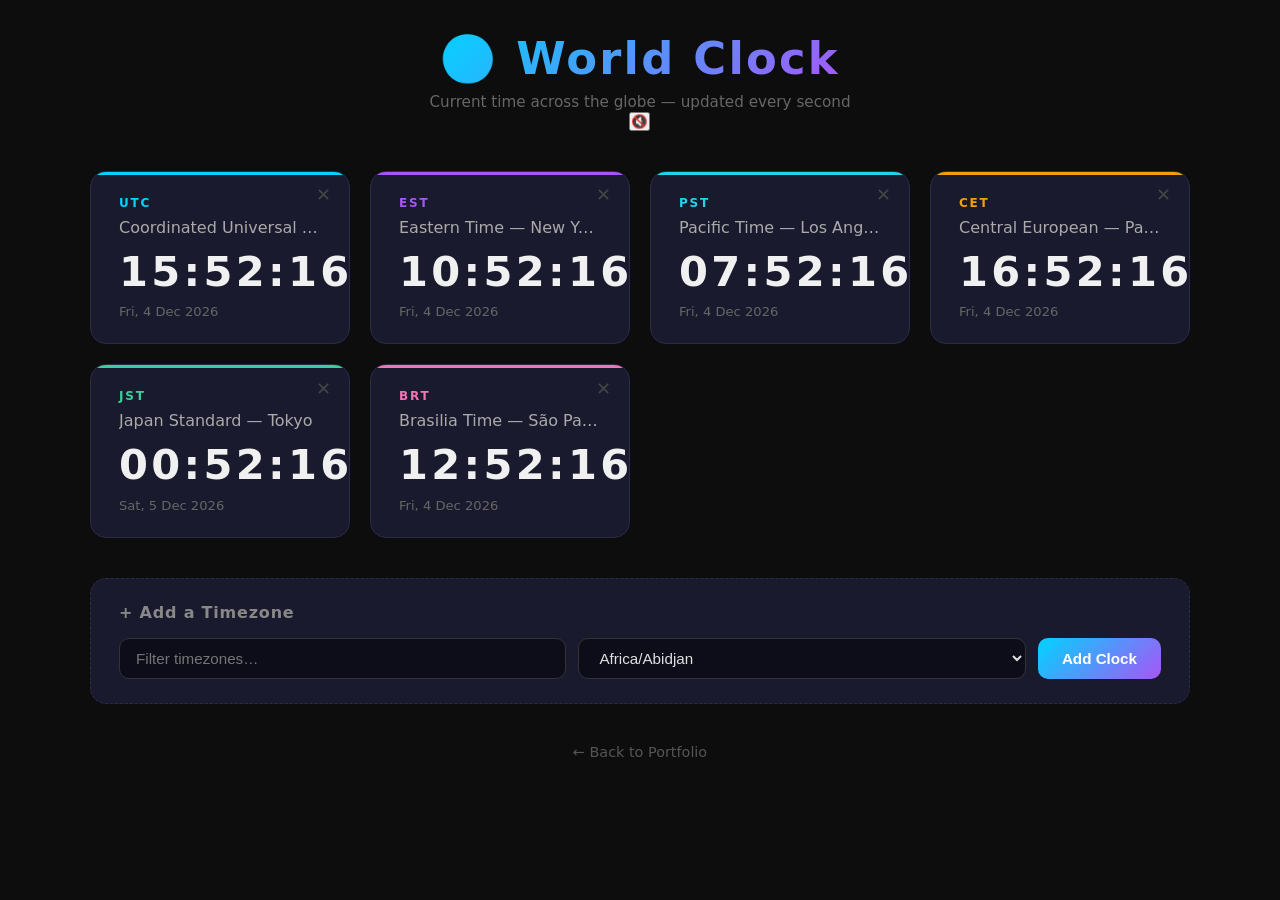
<file: clock.html>
<!DOCTYPE html>
<html lang="en">
<head>
    <meta charset="UTF-8">
    <meta name="viewport" content="width=device-width, initial-scale=1.0">
    <title>World Clock</title>
    <style>
        *, *::before, *::after {
            box-sizing: border-box;
            margin: 0;
            padding: 0;
        }

        body {
            background: #0d0d0d;
            color: #e0e0e0;
            font-family: 'Segoe UI', system-ui, -apple-system, sans-serif;
            min-height: 100vh;
            display: flex;
            flex-direction: column;
            align-items: center;
            padding: 2rem 1rem 3rem;
        }

        header {
            text-align: center;
            margin-bottom: 2.5rem;
        }

        header h1 {
            font-size: clamp(1.8rem, 5vw, 2.8rem);
            font-weight: 700;
            letter-spacing: 0.05em;
            background: linear-gradient(135deg, #00d4ff, #a855f7);
            -webkit-background-clip: text;
            -webkit-text-fill-color: transparent;
            background-clip: text;
        }

        header p {
            margin-top: 0.5rem;
            color: #666;
            font-size: 0.95rem;
        }

        /* Clock grid */
        #clocks-container {
            display: grid;
            grid-template-columns: repeat(auto-fill, minmax(260px, 1fr));
            gap: 1.25rem;
            width: 100%;
            max-width: 1100px;
        }

        .clock-card {
            background: #1a1a2e;
            border: 1px solid #2a2a4a;
            border-radius: 16px;
            padding: 1.5rem 1.75rem;
            display: flex;
            flex-direction: column;
            gap: 0.5rem;
            position: relative;
            overflow: hidden;
            transition: transform 0.2s ease, box-shadow 0.2s ease;
        }

        .clock-card:hover {
            transform: translateY(-3px);
            box-shadow: 0 8px 30px rgba(0, 0, 0, 0.5);
        }

        /* Coloured accent bar at the top of each card */
        .clock-card::before {
            content: '';
            position: absolute;
            top: 0;
            left: 0;
            right: 0;
            height: 3px;
            background: var(--accent);
            border-radius: 16px 16px 0 0;
        }

        .clock-card .tz-label {
            font-size: 0.75rem;
            font-weight: 600;
            letter-spacing: 0.15em;
            text-transform: uppercase;
            color: var(--accent);
        }

        .clock-card .tz-name {
            font-size: 1rem;
            color: #aaa;
            white-space: nowrap;
            overflow: hidden;
            text-overflow: ellipsis;
        }

        .clock-card .time {
            font-size: clamp(2rem, 5vw, 2.6rem);
            font-weight: 700;
            letter-spacing: 0.08em;
            font-variant-numeric: tabular-nums;
            color: #f0f0f0;
            line-height: 1.1;
            margin-top: 0.25rem;
            /* smooth digit transition */
            transition: color 0.1s ease;
        }

        .clock-card .date {
            font-size: 0.82rem;
            color: #666;
            margin-top: 0.1rem;
        }

        /* Remove button */
        .clock-card .btn-remove {
            position: absolute;
            top: 0.75rem;
            right: 0.75rem;
            background: transparent;
            border: none;
            color: #444;
            font-size: 1.1rem;
            cursor: pointer;
            line-height: 1;
            transition: color 0.15s;
            padding: 0.2rem 0.4rem;
            border-radius: 6px;
        }

        .clock-card .btn-remove:hover {
            color: #e74c3c;
            background: rgba(231, 76, 60, 0.1);
        }

        /* Add timezone section */
        #add-tz-section {
            margin-top: 2.5rem;
            width: 100%;
            max-width: 1100px;
            background: #1a1a2e;
            border: 1px dashed #2a2a4a;
            border-radius: 16px;
            padding: 1.5rem 1.75rem;
        }

        #add-tz-section h2 {
            font-size: 1rem;
            font-weight: 600;
            color: #888;
            margin-bottom: 1rem;
            letter-spacing: 0.05em;
        }

        #add-tz-form {
            display: flex;
            gap: 0.75rem;
            flex-wrap: wrap;
        }

        #tz-search {
            flex: 1;
            min-width: 220px;
            background: #0d0d1a;
            border: 1px solid #333;
            border-radius: 10px;
            padding: 0.65rem 1rem;
            color: #e0e0e0;
            font-size: 0.95rem;
            outline: none;
            transition: border-color 0.2s;
        }

        #tz-search:focus {
            border-color: #a855f7;
        }

        #tz-select {
            flex: 1;
            min-width: 220px;
            background: #0d0d1a;
            border: 1px solid #333;
            border-radius: 10px;
            padding: 0.65rem 1rem;
            color: #e0e0e0;
            font-size: 0.95rem;
            outline: none;
            transition: border-color 0.2s;
            cursor: pointer;
        }

        #tz-select:focus {
            border-color: #a855f7;
        }

        #add-tz-form button[type="submit"] {
            background: linear-gradient(135deg, #00d4ff, #a855f7);
            border: none;
            border-radius: 10px;
            padding: 0.65rem 1.5rem;
            color: #fff;
            font-size: 0.95rem;
            font-weight: 600;
            cursor: pointer;
            transition: opacity 0.2s, transform 0.1s;
            white-space: nowrap;
        }

        #add-tz-form button[type="submit"]:hover {
            opacity: 0.88;
            transform: translateY(-1px);
        }

        #add-error {
            color: #e74c3c;
            font-size: 0.85rem;
            margin-top: 0.5rem;
            display: none;
        }

        /* Back link */
        .back-link {
            margin-top: 2.5rem;
            font-size: 0.9rem;
            color: #555;
            text-decoration: none;
            transition: color 0.2s;
        }

        .back-link:hover {
            color: #a855f7;
        }

        /* Responsive tweaks */
        @media (max-width: 480px) {
            #add-tz-form {
                flex-direction: column;
            }

            #tz-search, #tz-select {
                min-width: unset;
            }
        }
    </style>
</head>
<body>

<header>
    <h1>🌍 World Clock</h1>
    <p>Current time across the globe — updated every second</p>
</header>

<div id="clocks-container"></div>

<section id="add-tz-section">
    <h2>+ Add a Timezone</h2>
    <form id="add-tz-form">
        <input type="search" id="tz-search" placeholder="Filter timezones…" autocomplete="off" />
        <select id="tz-select" aria-label="Select a timezone to add"></select>
        <button type="submit">Add Clock</button>
    </form>
    <p id="add-error">⚠ This timezone is already displayed.</p>
</section>

<a href="index.html" class="back-link">← Back to Portfolio</a>

<script>
(function () {
    'use strict';

    /* ── Accent palette cycling through cards ── */
    const ACCENTS = [
        '#00d4ff', '#a855f7', '#22d3ee', '#f59e0b',
        '#34d399', '#f472b6', '#60a5fa', '#fb923c',
    ];

    /* ── Default timezones shown on page load ── */
    const DEFAULTS = [
        { id: 'UTC',                    label: 'UTC',  name: 'Coordinated Universal Time' },
        { id: 'America/New_York',       label: 'EST',  name: 'Eastern Time — New York'    },
        { id: 'America/Los_Angeles',    label: 'PST',  name: 'Pacific Time — Los Angeles' },
        { id: 'Europe/Paris',           label: 'CET',  name: 'Central European — Paris'   },
        { id: 'Asia/Tokyo',             label: 'JST',  name: 'Japan Standard — Tokyo'     },
        { id: 'America/Sao_Paulo',      label: 'BRT',  name: 'Brasilia Time — São Paulo'  },
    ];

    /* ── Label generation ── */
    // Well-known mappings for common IANA timezone IDs to standard abbreviations
    const TZ_ABBREVIATIONS = {
        'UTC': 'UTC', 'Etc/UTC': 'UTC', 'Etc/GMT': 'GMT',
        'America/New_York': 'EST', 'America/Chicago': 'CST',
        'America/Denver': 'MST', 'America/Los_Angeles': 'PST',
        'America/Anchorage': 'AKST', 'Pacific/Honolulu': 'HST',
        'America/Phoenix': 'MST', 'America/Toronto': 'EST',
        'America/Vancouver': 'PST', 'America/Halifax': 'AST',
        'America/Sao_Paulo': 'BRT', 'America/Buenos_Aires': 'ART',
        'America/Argentina/Buenos_Aires': 'ART', 'America/Santiago': 'CLT',
        'America/Bogota': 'COT', 'America/Mexico_City': 'CST',
        'Europe/London': 'GMT', 'Europe/Paris': 'CET',
        'Europe/Berlin': 'CET', 'Europe/Rome': 'CET',
        'Europe/Madrid': 'CET', 'Europe/Amsterdam': 'CET',
        'Europe/Brussels': 'CET', 'Europe/Vienna': 'CET',
        'Europe/Warsaw': 'CET', 'Europe/Prague': 'CET',
        'Europe/Budapest': 'CET', 'Europe/Zurich': 'CET',
        'Europe/Stockholm': 'CET', 'Europe/Oslo': 'CET',
        'Europe/Copenhagen': 'CET', 'Europe/Helsinki': 'EET',
        'Europe/Athens': 'EET', 'Europe/Kyiv': 'EET',
        'Europe/Istanbul': 'TRT', 'Europe/Moscow': 'MSK',
        'Europe/Dublin': 'GMT', 'Europe/Lisbon': 'WET',
        'Asia/Tokyo': 'JST', 'Asia/Seoul': 'KST',
        'Asia/Shanghai': 'CST', 'Asia/Hong_Kong': 'HKT',
        'Asia/Singapore': 'SGT', 'Asia/Taipei': 'CST',
        'Asia/Manila': 'PHT', 'Asia/Kuala_Lumpur': 'MYT',
        'Asia/Bangkok': 'ICT', 'Asia/Jakarta': 'WIB',
        'Asia/Kolkata': 'IST', 'Asia/Colombo': 'SLST',
        'Asia/Karachi': 'PKT', 'Asia/Tehran': 'IRST',
        'Asia/Dubai': 'GST', 'Asia/Riyadh': 'AST',
        'Australia/Sydney': 'AEDT', 'Australia/Melbourne': 'AEDT',
        'Australia/Perth': 'AWST', 'Pacific/Auckland': 'NZST',
        'Pacific/Fiji': 'FJT', 'Africa/Cairo': 'EET',
        'Africa/Johannesburg': 'SAST', 'Africa/Lagos': 'WAT',
        'Africa/Nairobi': 'EAT',
    };

    function generateLabel(tzId) {
        if (TZ_ABBREVIATIONS[tzId]) return TZ_ABBREVIATIONS[tzId];
        // Fall back to the city portion, abbreviated to 3 characters
        const city = tzId.split('/').pop().replace(/_/g, ' ');
        return city.length <= 4 ? city.toUpperCase() : city.substring(0, 3).toUpperCase();
    }

    /* ── State ── */
    let active = [];          // array of { id, label, name, accentIndex }
    let accentCounter = 0;

    /* ── Helpers ── */
    function formatTime(date, tzId) {
        return new Intl.DateTimeFormat('en-GB', {
            timeZone: tzId,
            hour: '2-digit',
            minute: '2-digit',
            second: '2-digit',
            hour12: false,
        }).format(date);
    }

    function formatDate(date, tzId) {
        return new Intl.DateTimeFormat('en-GB', {
            timeZone: tzId,
            weekday: 'short',
            year: 'numeric',
            month: 'short',
            day: 'numeric',
        }).format(date);
    }

    /* ── DOM helpers ── */
    const container = document.getElementById('clocks-container');

    function createCard(tz) {
        const card = document.createElement('article');
        card.className = 'clock-card';
        card.dataset.tzId = tz.id;
        card.style.setProperty('--accent', ACCENTS[tz.accentIndex % ACCENTS.length]);

        card.innerHTML = `
            <button class="btn-remove" title="Remove this clock" aria-label="Remove ${tz.label} clock">✕</button>
            <span class="tz-label">${escapeHtml(tz.label)}</span>
            <span class="tz-name">${escapeHtml(tz.name)}</span>
            <div class="time" aria-live="polite" aria-atomic="true">--:--:--</div>
            <div class="date"></div>
        `;

        card.querySelector('.btn-remove').addEventListener('click', () => removeClock(tz.id));
        container.appendChild(card);
    }

    function escapeHtml(str) {
        return str.replace(/[&<>"']/g, m => ({
            '&': '&amp;', '<': '&lt;', '>': '&gt;', '"': '&quot;', "'": '&#39;',
        }[m]));
    }

    function addClock(tz) {
        if (active.some(a => a.id === tz.id)) return false;
        const entry = { ...tz, accentIndex: accentCounter++ };
        active.push(entry);
        createCard(entry);
        tick(); // update immediately so no blank flash
        return true;
    }

    function removeClock(tzId) {
        active = active.filter(a => a.id !== tzId);
        const card = container.querySelector(`[data-tz-id="${CSS.escape(tzId)}"]`);
        if (card) {
            card.style.transition = 'opacity 0.25s ease, transform 0.25s ease';
            card.style.opacity = '0';
            card.style.transform = 'scale(0.95)';
            setTimeout(() => card.remove(), 260);
        }
    }

    /* ── Tick ── */
    function tick() {
        const now = new Date();
        active.forEach(tz => {
            const card = container.querySelector(`[data-tz-id="${CSS.escape(tz.id)}"]`);
            if (!card) return;
            card.querySelector('.time').textContent = formatTime(now, tz.id);
            card.querySelector('.date').textContent = formatDate(now, tz.id);
        });
    }

    /* ── Populate timezone <select> ── */
    const tzSearch  = document.getElementById('tz-search');
    const tzSelect  = document.getElementById('tz-select');
    const addError  = document.getElementById('add-error');

    // Get all IANA timezone IDs available in this browser
    function getAllTimezones() {
        // Intl.supportedValuesOf is available in modern browsers
        try {
            return Intl.supportedValuesOf('timeZone');
        } catch {
            // Fallback list for older browsers
            return [
                'Africa/Abidjan','Africa/Cairo','Africa/Johannesburg','Africa/Lagos',
                'Africa/Nairobi','America/Anchorage','America/Argentina/Buenos_Aires',
                'America/Bogota','America/Chicago','America/Denver','America/Halifax',
                'America/Los_Angeles','America/Mexico_City','America/New_York',
                'America/Phoenix','America/Santiago','America/Sao_Paulo','America/Toronto',
                'America/Vancouver','Asia/Bangkok','Asia/Colombo','Asia/Dubai',
                'Asia/Hong_Kong','Asia/Jakarta','Asia/Karachi','Asia/Kolkata',
                'Asia/Kuala_Lumpur','Asia/Manila','Asia/Seoul','Asia/Shanghai',
                'Asia/Singapore','Asia/Taipei','Asia/Tehran','Asia/Tokyo',
                'Australia/Melbourne','Australia/Perth','Australia/Sydney',
                'Europe/Amsterdam','Europe/Athens','Europe/Berlin','Europe/Brussels',
                'Europe/Budapest','Europe/Copenhagen','Europe/Dublin','Europe/Helsinki',
                'Europe/Istanbul','Europe/Kyiv','Europe/Lisbon','Europe/London',
                'Europe/Madrid','Europe/Moscow','Europe/Oslo','Europe/Paris',
                'Europe/Prague','Europe/Rome','Europe/Stockholm','Europe/Vienna',
                'Europe/Warsaw','Europe/Zurich','Pacific/Auckland','Pacific/Fiji',
                'Pacific/Honolulu','UTC',
            ];
        }
    }

    const allTimezones = getAllTimezones();

    function populateSelect(filter = '') {
        const lc = filter.toLowerCase();
        tzSelect.innerHTML = '';
        allTimezones
            .filter(tz => !filter || tz.toLowerCase().includes(lc))
            .forEach(tz => {
                const opt = document.createElement('option');
                opt.value = tz;
                opt.textContent = tz.replace(/_/g, ' ');
                tzSelect.appendChild(opt);
            });
    }

    populateSelect();

    tzSearch.addEventListener('input', () => {
        populateSelect(tzSearch.value);
        addError.style.display = 'none';
    });

    /* ── Add form submission ── */
    document.getElementById('add-tz-form').addEventListener('submit', e => {
        e.preventDefault();
        addError.style.display = 'none';
        const tzId = tzSelect.value;
        if (!tzId) return;

        // Derive a short label and friendly name from the IANA timezone ID
        const label = generateLabel(tzId);
        const name  = tzId.replace(/_/g, ' ');

        const added = addClock({ id: tzId, label, name });
        if (!added) {
            addError.style.display = 'block';
        }
    });

    /* ── Init default clocks ── */
    DEFAULTS.forEach(tz => addClock(tz));

    /* ── Start clock loop ── */
    tick();
    setInterval(tick, 1000);
})();
</script>
<script src="script.js"></script>
</body>
</html>
</file>
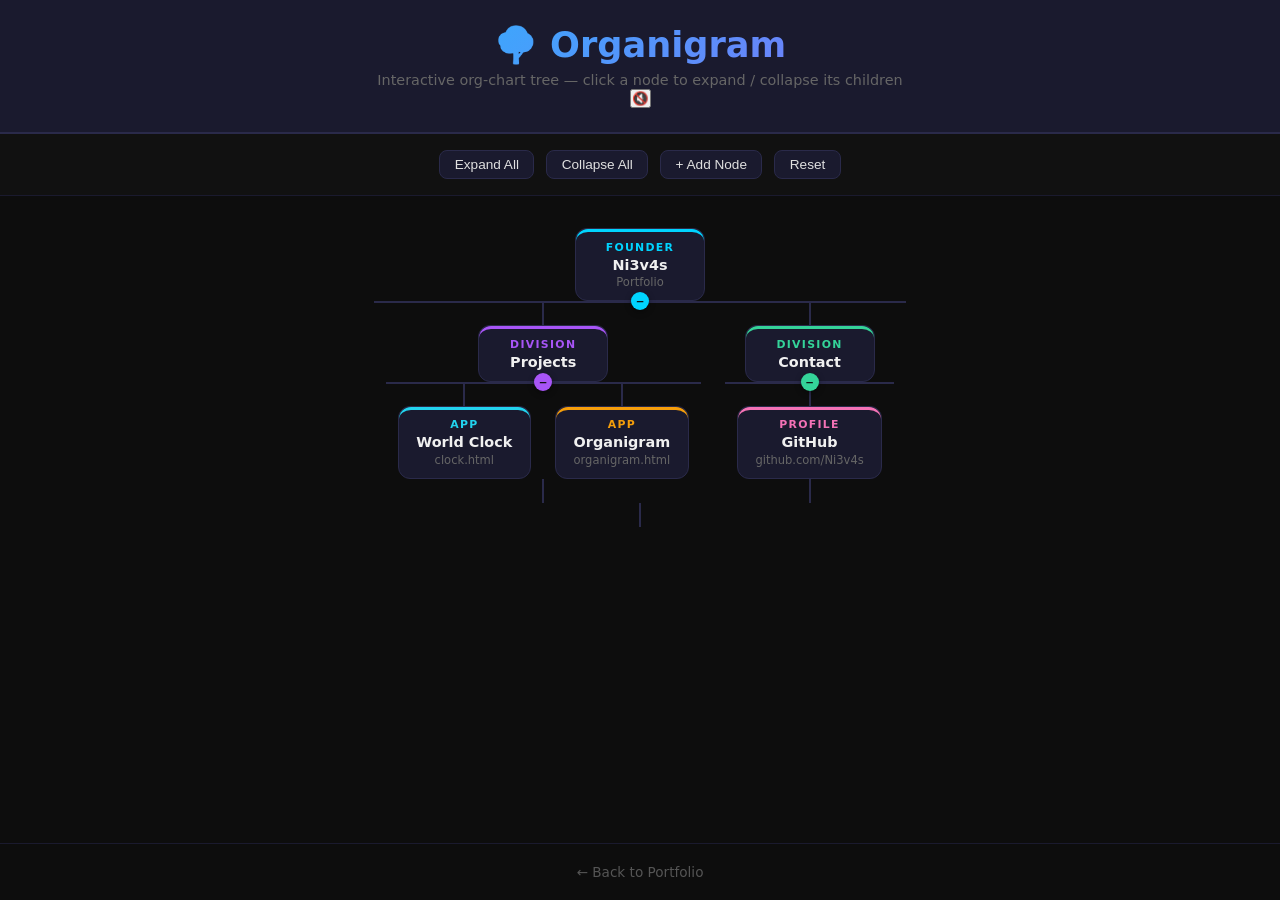
<file: organigram.html>
<!DOCTYPE html>
<html lang="en">
<head>
    <meta charset="UTF-8">
    <meta name="viewport" content="width=device-width, initial-scale=1.0">
    <title>Organigram — Ni3v4s</title>
    <style>
        *, *::before, *::after {
            box-sizing: border-box;
            margin: 0;
            padding: 0;
        }

        body {
            background: #0d0d0d;
            color: #e0e0e0;
            font-family: 'Segoe UI', system-ui, -apple-system, sans-serif;
            min-height: 100vh;
            display: flex;
            flex-direction: column;
        }

        /* ── Header ── */
        header {
            background: #1a1a2e;
            padding: 1.5rem 2rem;
            text-align: center;
            border-bottom: 2px solid #2a2a4a;
            position: relative;
        }

        header h1 {
            font-size: clamp(1.5rem, 4vw, 2.2rem);
            font-weight: 700;
            background: linear-gradient(135deg, #00d4ff, #a855f7);
            -webkit-background-clip: text;
            -webkit-text-fill-color: transparent;
            background-clip: text;
        }

        header p {
            margin-top: 0.35rem;
            color: #666;
            font-size: 0.9rem;
        }

        /* ── Toolbar ── */
        #toolbar {
            display: flex;
            justify-content: center;
            gap: 0.75rem;
            flex-wrap: wrap;
            padding: 1rem 1.5rem;
            background: #111;
            border-bottom: 1px solid #1a1a2e;
        }

        #toolbar button {
            background: #1a1a2e;
            border: 1px solid #2a2a4a;
            border-radius: 8px;
            color: #e0e0e0;
            font-size: 0.85rem;
            padding: 0.4rem 0.9rem;
            cursor: pointer;
            transition: background 0.2s, border-color 0.2s;
        }

        #toolbar button:hover {
            background: #2a2a4a;
            border-color: #a855f7;
        }

        /* ── Canvas area ── */
        #canvas-wrap {
            flex: 1;
            overflow: auto;
            padding: 2rem 1rem 3rem;
        }

        /* ── Tree styles ── */
        .tree {
            display: flex;
            flex-direction: column;
            align-items: center;
        }

        /* Each level is a horizontal row */
        .tree-level {
            display: flex;
            justify-content: center;
            position: relative;
        }

        /* Connector lines are drawn with CSS on .tree-node-wrap */
        .tree-node-wrap {
            display: flex;
            flex-direction: column;
            align-items: center;
            position: relative;
            padding: 0 0.75rem;
        }

        /* Vertical line from node down to children bar */
        .tree-node-wrap.has-children::after {
            content: '';
            display: block;
            width: 2px;
            height: 1.5rem;
            background: #2a2a4a;
            margin: 0 auto;
        }

        /* Horizontal bar above child row */
        .children-bar {
            position: relative;
            display: flex;
            justify-content: center;
            gap: 0;
        }

        /* Vertical lines coming down from each child's connector */
        .children-bar > .tree-node-wrap::before {
            content: '';
            display: block;
            width: 2px;
            height: 1.5rem;
            background: #2a2a4a;
            margin: 0 auto;
        }

        /* Horizontal connector spanning children */
        .children-bar::before {
            content: '';
            position: absolute;
            top: 0;
            left: calc(50% - var(--half-span, 50%));
            width: var(--span, 100%);
            height: 2px;
            background: #2a2a4a;
            /* override per element via JS */
        }

        /* ── Node card ── */
        .node-card {
            position: relative;
            background: #1a1a2e;
            border: 1px solid #2a2a4a;
            border-radius: 12px;
            padding: 0.7rem 1.1rem;
            min-width: 130px;
            max-width: 200px;
            text-align: center;
            cursor: pointer;
            user-select: none;
            transition: transform 0.18s ease, box-shadow 0.18s ease, border-color 0.18s ease;
        }

        .node-card::before {
            content: '';
            position: absolute;
            inset: 0;
            border-radius: 12px;
            border-top: 3px solid var(--accent, #00d4ff);
        }

        .node-card:hover {
            transform: translateY(-2px);
            box-shadow: 0 6px 24px rgba(0,0,0,0.5);
            border-color: var(--accent, #00d4ff);
        }

        .node-card.collapsed {
            opacity: 0.75;
        }

        .node-role {
            font-size: 0.68rem;
            font-weight: 600;
            letter-spacing: 0.12em;
            text-transform: uppercase;
            color: var(--accent, #00d4ff);
            margin-bottom: 0.2rem;
        }

        .node-name {
            font-size: 0.9rem;
            font-weight: 600;
            color: #f0f0f0;
        }

        .node-sub {
            font-size: 0.72rem;
            color: #666;
            margin-top: 0.15rem;
        }

        /* Expand/collapse badge */
        .node-badge {
            position: absolute;
            bottom: -10px;
            left: 50%;
            transform: translateX(-50%);
            background: var(--accent, #00d4ff);
            color: #0d0d0d;
            font-size: 0.65rem;
            font-weight: 700;
            border-radius: 50%;
            width: 18px;
            height: 18px;
            display: flex;
            align-items: center;
            justify-content: center;
            z-index: 1;
            transition: transform 0.2s;
            box-shadow: 0 2px 6px rgba(0,0,0,0.4);
        }

        .node-badge:hover {
            transform: translateX(-50%) scale(1.2);
        }

        /* Hidden children container */
        .children-wrap {
            display: flex;
            flex-direction: column;
            align-items: center;
        }

        .children-wrap.hidden {
            display: none;
        }

        /* ── Add-node panel ── */
        #add-panel {
            display: none;
            position: fixed;
            inset: 0;
            background: rgba(0,0,0,0.65);
            z-index: 100;
            align-items: center;
            justify-content: center;
        }

        #add-panel.open {
            display: flex;
        }

        #add-form-box {
            background: #1a1a2e;
            border: 1px solid #2a2a4a;
            border-radius: 16px;
            padding: 2rem;
            width: min(420px, 90vw);
            display: flex;
            flex-direction: column;
            gap: 1rem;
        }

        #add-form-box h2 {
            font-size: 1.1rem;
            font-weight: 600;
            color: #a855f7;
        }

        #add-form-box label {
            font-size: 0.82rem;
            color: #aaa;
            display: flex;
            flex-direction: column;
            gap: 0.3rem;
        }

        #add-form-box input,
        #add-form-box select {
            background: #0d0d1a;
            border: 1px solid #333;
            border-radius: 8px;
            padding: 0.55rem 0.85rem;
            color: #e0e0e0;
            font-size: 0.9rem;
            outline: none;
            transition: border-color 0.2s;
        }

        #add-form-box input:focus,
        #add-form-box select:focus {
            border-color: #a855f7;
        }

        .form-actions {
            display: flex;
            gap: 0.75rem;
            justify-content: flex-end;
            margin-top: 0.5rem;
        }

        .btn-primary {
            background: linear-gradient(135deg, #00d4ff, #a855f7);
            border: none;
            border-radius: 8px;
            padding: 0.55rem 1.25rem;
            color: #fff;
            font-weight: 600;
            font-size: 0.9rem;
            cursor: pointer;
            transition: opacity 0.2s;
        }

        .btn-primary:hover { opacity: 0.85; }

        .btn-ghost {
            background: transparent;
            border: 1px solid #2a2a4a;
            border-radius: 8px;
            padding: 0.55rem 1.25rem;
            color: #aaa;
            font-size: 0.9rem;
            cursor: pointer;
            transition: border-color 0.2s, color 0.2s;
        }

        .btn-ghost:hover { border-color: #a855f7; color: #e0e0e0; }

        /* ── Footer / back link ── */
        footer {
            text-align: center;
            padding: 1.25rem;
            color: #555;
            font-size: 0.85rem;
            border-top: 1px solid #1a1a2e;
        }

        footer a {
            color: #555;
            text-decoration: none;
            transition: color 0.2s;
        }

        footer a:hover { color: #a855f7; }
    </style>
</head>
<body>

<header>
    <h1>🌳 Organigram</h1>
    <p>Interactive org-chart tree — click a node to expand / collapse its children</p>
</header>

<div id="toolbar">
    <button id="btn-expand-all">Expand All</button>
    <button id="btn-collapse-all">Collapse All</button>
    <button id="btn-add-node">+ Add Node</button>
    <button id="btn-reset">Reset</button>
</div>

<div id="canvas-wrap">
    <div id="tree-root" class="tree"></div>
</div>

<!-- Add-node modal -->
<div id="add-panel" role="dialog" aria-modal="true" aria-label="Add a new node">
    <div id="add-form-box">
        <h2>Add a Node</h2>
        <label>
            Name *
            <input id="inp-name" type="text" placeholder="e.g. Alice" autocomplete="off" />
        </label>
        <label>
            Role / Title
            <input id="inp-role" type="text" placeholder="e.g. Engineer" autocomplete="off" />
        </label>
        <label>
            Sub-text
            <input id="inp-sub" type="text" placeholder="e.g. Team Alpha" autocomplete="off" />
        </label>
        <label>
            Parent node
            <select id="inp-parent"></select>
        </label>
        <div class="form-actions">
            <button class="btn-ghost" id="btn-cancel">Cancel</button>
            <button class="btn-primary" id="btn-confirm-add">Add</button>
        </div>
    </div>
</div>

<footer>
    <a href="index.html">← Back to Portfolio</a>
</footer>

<script>
(function () {
    'use strict';

    /* ── Accent palette ── */
    const ACCENTS = [
        '#00d4ff', '#a855f7', '#22d3ee', '#f59e0b',
        '#34d399', '#f472b6', '#60a5fa', '#fb923c',
    ];

    /* ── Default tree data ── */
    const DEFAULT_TREE = {
        id: 'n1', name: 'Ni3v4s', role: 'Founder', sub: 'Portfolio', accent: 0,
        children: [
            {
                id: 'n2', name: 'Projects', role: 'Division', sub: '', accent: 1,
                children: [
                    { id: 'n4', name: 'World Clock', role: 'App', sub: 'clock.html', accent: 2, children: [] },
                    { id: 'n5', name: 'Organigram', role: 'App', sub: 'organigram.html', accent: 3, children: [] },
                ],
            },
            {
                id: 'n3', name: 'Contact', role: 'Division', sub: '', accent: 4,
                children: [
                    { id: 'n6', name: 'GitHub', role: 'Profile', sub: 'github.com/Ni3v4s', accent: 5, children: [] },
                ],
            },
        ],
    };

    /* ── State ── */
    let tree = deepClone(DEFAULT_TREE);
    let nextId = 10;
    let addingToParentId = null; // null = use modal's dropdown

    /* ── Helpers ── */
    function deepClone(o) { return JSON.parse(JSON.stringify(o)); }

    function findNode(root, id) {
        if (root.id === id) return root;
        for (const c of root.children) {
            const found = findNode(c, id);
            if (found) return found;
        }
        return null;
    }

    function allNodes(root) {
        const out = [root];
        for (const c of root.children) out.push(...allNodes(c));
        return out;
    }

    /* ── Collapse state ── */
    const collapsed = new Set();

    /* ── Render ── */
    const treeRoot = document.getElementById('tree-root');

    function render() {
        treeRoot.innerHTML = '';
        renderNode(tree, treeRoot, 0);
    }

    function renderNode(node, container, depth) {
        const wrap = document.createElement('div');
        wrap.className = 'tree-node-wrap';
        if (node.children.length > 0 && !collapsed.has(node.id)) {
            wrap.classList.add('has-children');
        }

        const accent = ACCENTS[node.accent % ACCENTS.length];

        /* Card */
        const card = document.createElement('div');
        card.className = 'node-card' + (collapsed.has(node.id) ? ' collapsed' : '');
        card.style.setProperty('--accent', accent);
        card.dataset.nodeId = node.id;
        card.title = 'Click to ' + (collapsed.has(node.id) ? 'expand' : 'collapse');
        card.innerHTML = `
            <div class="node-role">${escHtml(node.role || '&nbsp;')}</div>
            <div class="node-name">${escHtml(node.name)}</div>
            ${node.sub ? `<div class="node-sub">${escHtml(node.sub)}</div>` : ''}
        `;

        if (node.children.length > 0) {
            const badge = document.createElement('div');
            badge.className = 'node-badge';
            badge.textContent = collapsed.has(node.id) ? '+' : '−';
            card.appendChild(badge);

            card.addEventListener('click', () => {
                if (collapsed.has(node.id)) {
                    collapsed.delete(node.id);
                } else {
                    collapsed.add(node.id);
                }
                render();
            });
        }

        wrap.appendChild(card);

        /* Children */
        if (node.children.length > 0 && !collapsed.has(node.id)) {
            const childWrap = document.createElement('div');
            childWrap.className = 'children-wrap';

            /* Horizontal connector bar */
            const bar = document.createElement('div');
            bar.className = 'children-bar';

            node.children.forEach(child => {
                renderNode(child, bar, depth + 1);
            });

            childWrap.appendChild(bar);
            wrap.appendChild(childWrap);
        }

        container.appendChild(wrap);
    }

    function escHtml(s) {
        return String(s).replace(/[&<>"']/g, m => ({
            '&': '&amp;', '<': '&lt;', '>': '&gt;', '"': '&quot;', "'": '&#39;',
        }[m]));
    }

    /* ── Toolbar ── */
    document.getElementById('btn-expand-all').addEventListener('click', () => {
        collapsed.clear();
        render();
    });

    document.getElementById('btn-collapse-all').addEventListener('click', () => {
        allNodes(tree).forEach(n => { if (n.children.length) collapsed.add(n.id); });
        render();
    });

    document.getElementById('btn-reset').addEventListener('click', () => {
        tree = deepClone(DEFAULT_TREE);
        nextId = 10;
        collapsed.clear();
        render();
    });

    /* ── Add node modal ── */
    const addPanel   = document.getElementById('add-panel');
    const inpName    = document.getElementById('inp-name');
    const inpRole    = document.getElementById('inp-role');
    const inpSub     = document.getElementById('inp-sub');
    const inpParent  = document.getElementById('inp-parent');

    function openAddModal(parentId) {
        /* Populate parent dropdown */
        inpParent.innerHTML = '';
        allNodes(tree).forEach(n => {
            const opt = document.createElement('option');
            opt.value = n.id;
            opt.textContent = n.name + (n.role ? ' (' + n.role + ')' : '');
            if (n.id === parentId) opt.selected = true;
            inpParent.appendChild(opt);
        });

        inpName.value = '';
        inpRole.value = '';
        inpSub.value  = '';
        addPanel.classList.add('open');
        inpName.focus();
    }

    document.getElementById('btn-add-node').addEventListener('click', () => openAddModal(tree.id));
    document.getElementById('btn-cancel').addEventListener('click', closeModal);
    addPanel.addEventListener('click', e => { if (e.target === addPanel) closeModal(); });

    document.getElementById('btn-confirm-add').addEventListener('click', confirmAdd);
    document.getElementById('add-form-box').addEventListener('keydown', e => {
        if (e.key === 'Enter') confirmAdd();
        if (e.key === 'Escape') closeModal();
    });

    function closeModal() {
        addPanel.classList.remove('open');
    }

    function confirmAdd() {
        const name = inpName.value.trim();
        if (!name) { inpName.focus(); return; }

        const parentId = inpParent.value;
        const parent   = findNode(tree, parentId);
        if (!parent) return;

        const usedAccents = allNodes(tree).map(n => n.accent);
        let accent = 0;
        for (let i = 0; i < ACCENTS.length; i++) {
            if (!usedAccents.includes(i)) { accent = i; break; }
            accent = (i + 1) % ACCENTS.length;
        }

        const newNode = {
            id: 'n' + (nextId++),
            name,
            role: inpRole.value.trim(),
            sub:  inpSub.value.trim(),
            accent,
            children: [],
        };

        parent.children.push(newNode);
        collapsed.delete(parentId); // make sure parent is expanded
        closeModal();
        render();
    }

    /* ── Init ── */
    render();
})();
</script>
<script src="script.js"></script>
</body>
</html>
</file>
